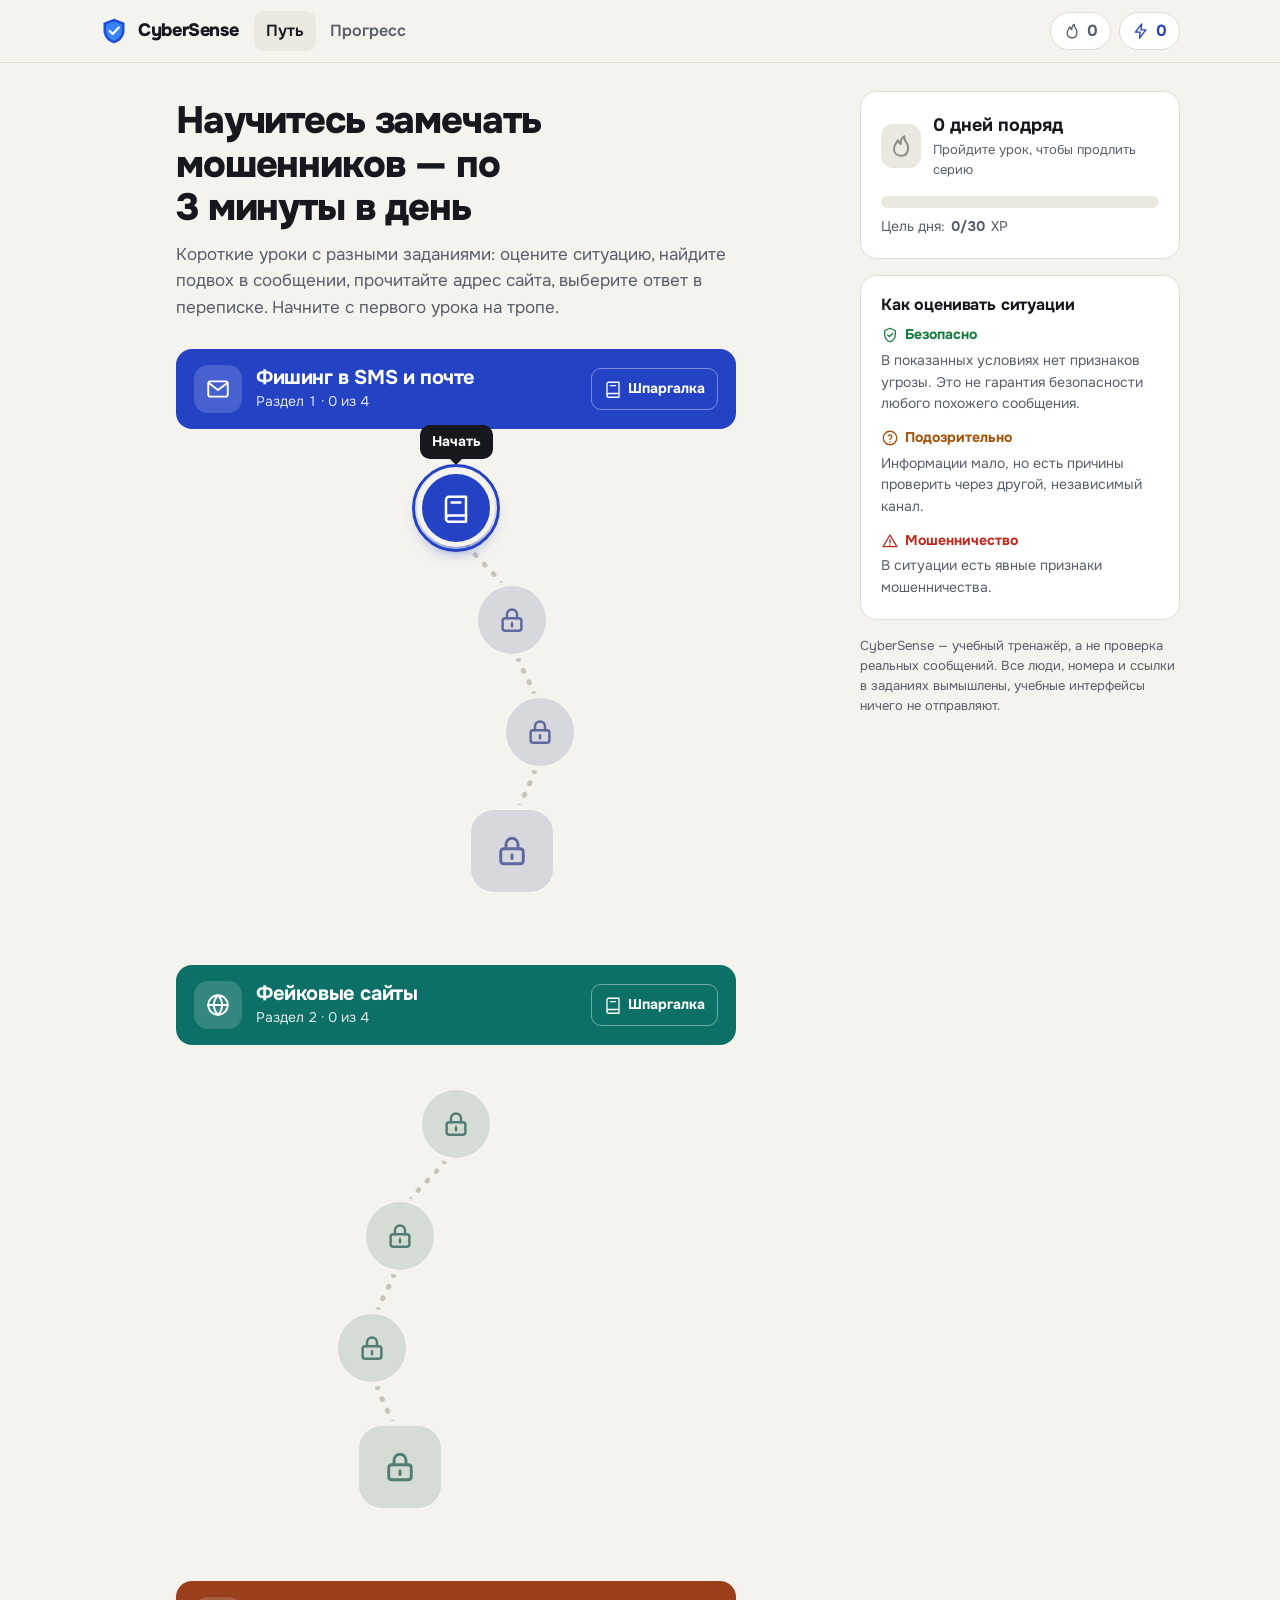
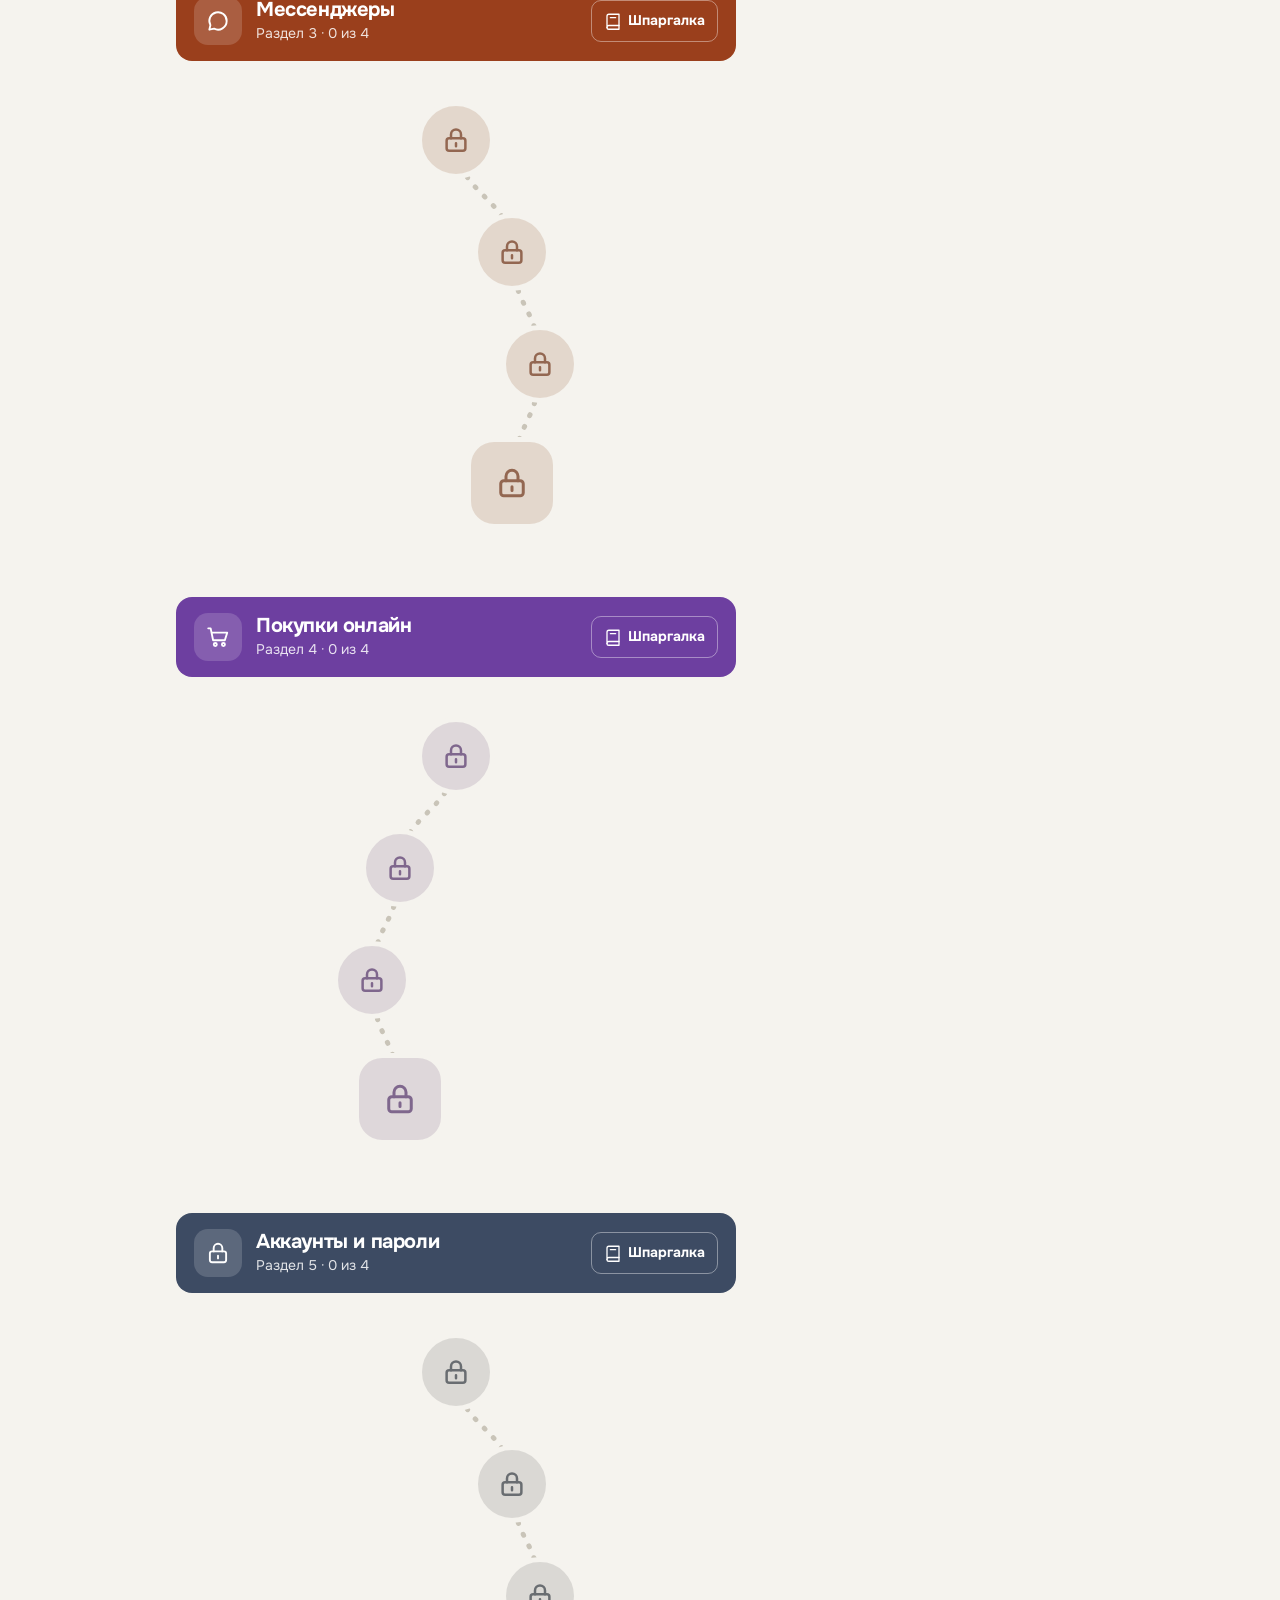
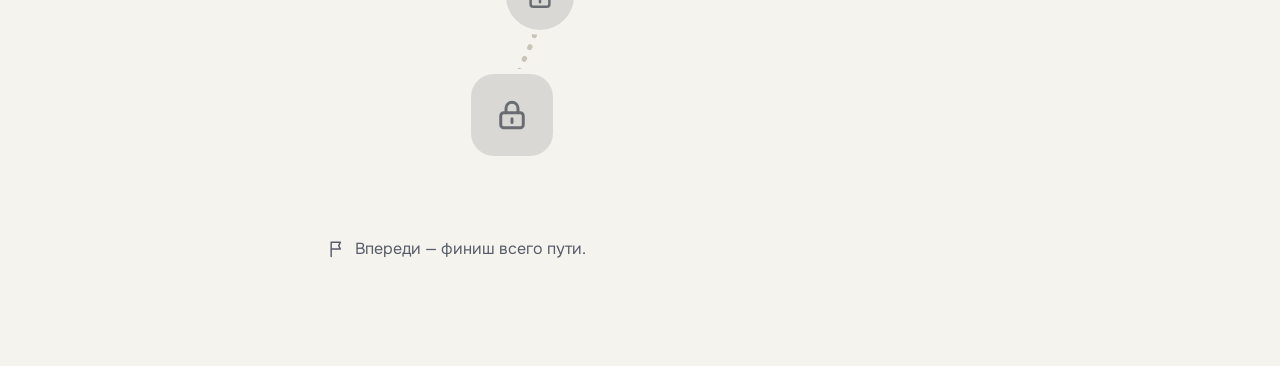
<file: site/index.html>
<!DOCTYPE html>
<html lang="ru">
<head>
  <meta charset="utf-8">
  <meta name="viewport" content="width=device-width, initial-scale=1, viewport-fit=cover, interactive-widget=resizes-content">
  <meta name="theme-color" content="#f5f3ee">
  <meta name="description" content="Тренажёр, который учит распознавать мошенничество: короткие уроки, разные задания, путь по темам.">
  <title>CyberSense — путь по урокам</title>
  <link rel="icon" href="img/logo.svg">
  <link rel="preconnect" href="https://fonts.googleapis.com">
  <link rel="preconnect" href="https://fonts.gstatic.com" crossorigin>
  <link rel="stylesheet" href="https://fonts.googleapis.com/css2?family=Onest:wght@400;500;600;700;800&display=swap">
  <link rel="stylesheet" href="css/style.css">
</head>
<body>
  <header class="topbar" id="topbar"></header>

  <main class="wrap map-layout">
    <div class="path-col">
      <div class="goal-mini" id="goal-mini"></div>
      <div id="welcome"></div>
      <div id="units"></div>
      <p class="path-end"></p>
    </div>

    <aside class="side" aria-label="Цель и подсказки">
      <section class="side-card" id="goal"></section>
      <section class="side-card">
        <h2 class="side-title">Как оценивать ситуации</h2>
        <dl class="legend" id="legend"></dl>
      </section>
      <p class="side-note">CyberSense — учебный тренажёр, а не проверка реальных сообщений. Все люди, номера и ссылки
        в заданиях вымышлены, учебные интерфейсы ничего не отправляют.</p>
    </aside>
  </main>

  <div class="node-pop" id="pop" role="dialog" aria-modal="false" hidden></div>

  <script src="js/data.js"></script>
  <script src="js/lessons.js"></script>
  <script src="js/store.js"></script>
  <script src="js/ui.js"></script>
  <script src="js/map.js"></script>
</body>
</html>
</file>
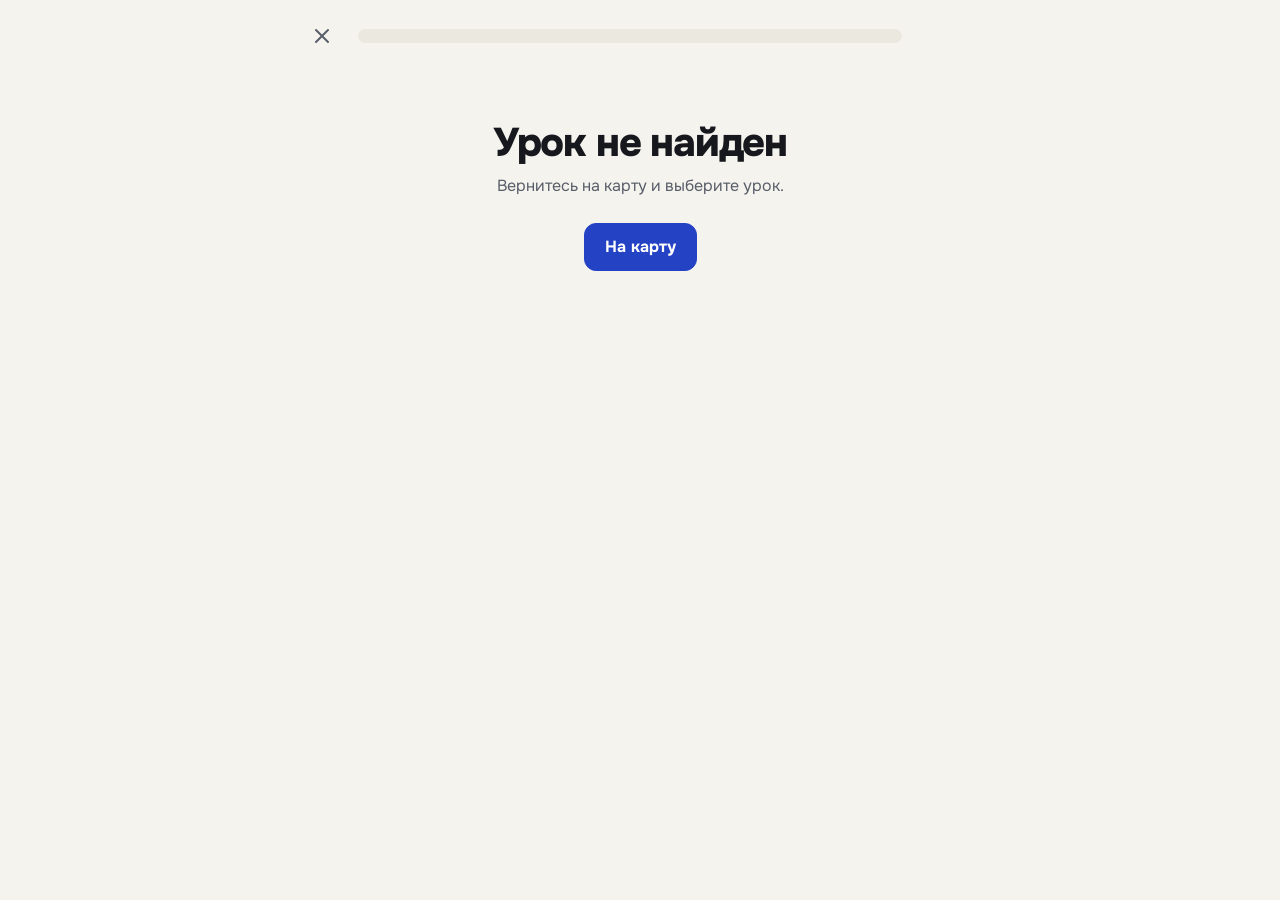
<file: site/lesson.html>
<!DOCTYPE html>
<html lang="ru">
<head>
  <meta charset="utf-8">
  <meta name="viewport" content="width=device-width, initial-scale=1, viewport-fit=cover, interactive-widget=resizes-content">
  <meta name="theme-color" content="#f5f3ee">
  <title>Урок — CyberSense</title>
  <link rel="icon" href="img/logo.svg">
  <link rel="preconnect" href="https://fonts.googleapis.com">
  <link rel="preconnect" href="https://fonts.gstatic.com" crossorigin>
  <link rel="stylesheet" href="https://fonts.googleapis.com/css2?family=Onest:wght@400;500;600;700;800&display=swap">
  <link rel="stylesheet" href="css/style.css">
</head>
<body class="lesson-page">
  <div class="lesson-app">
    <header class="lesson-top">
      <div class="narrow lesson-top-inner">
        <button class="icon-btn" id="quit" aria-label="Выйти из урока">
          <svg class="icon" viewBox="0 0 24 24" fill="none" stroke="currentColor" stroke-width="2" stroke-linecap="round" aria-hidden="true"><path d="M6 6l12 12M18 6 6 18"/></svg>
        </button>
        <div class="lbar" role="progressbar" aria-label="Прогресс урока" aria-valuemin="0" aria-valuemax="100" aria-valuenow="0"><span id="bar"></span></div>
        <div class="lesson-status" id="status"></div>
      </div>
    </header>

    <main class="lesson-stage" id="stage" tabindex="-1"></main>

    <footer class="lesson-foot" id="foot">
      <div class="narrow foot-inner">
        <div class="fb" id="fb" aria-live="polite"></div>
        <button class="btn primary big" id="action" disabled>Проверить</button>
      </div>
    </footer>
  </div>

  <script src="js/data.js"></script>
  <script src="js/lessons.js"></script>
  <script src="js/store.js"></script>
  <script src="js/ui.js"></script>
  <script src="js/exercises.js"></script>
  <script src="js/lesson.js"></script>
</body>
</html>
</file>
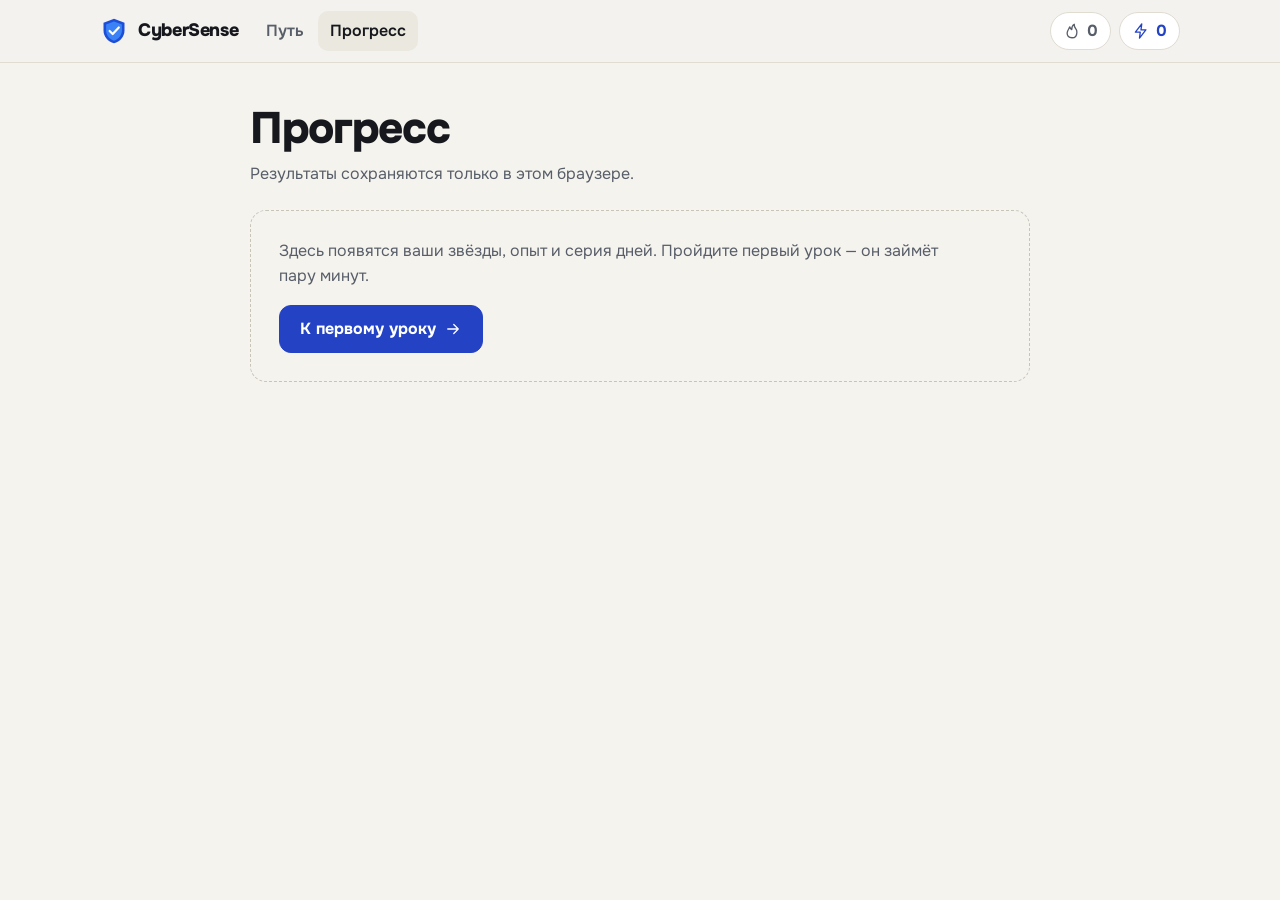
<file: site/progress.html>
<!DOCTYPE html>
<html lang="ru">
<head>
  <meta charset="utf-8">
  <meta name="viewport" content="width=device-width, initial-scale=1, viewport-fit=cover, interactive-widget=resizes-content">
  <meta name="theme-color" content="#f5f3ee">
  <title>Прогресс — CyberSense</title>
  <link rel="icon" href="img/logo.svg">
  <link rel="preconnect" href="https://fonts.googleapis.com">
  <link rel="preconnect" href="https://fonts.gstatic.com" crossorigin>
  <link rel="stylesheet" href="https://fonts.googleapis.com/css2?family=Onest:wght@400;500;600;700;800&display=swap">
  <link rel="stylesheet" href="css/style.css">
</head>
<body>
  <header class="topbar" id="topbar"></header>

  <main class="wrap narrow-page">
    <div class="page-head">
      <h1>Прогресс</h1>
      <p>Результаты сохраняются только в этом браузере.</p>
    </div>
    <div id="content"></div>
  </main>

  <script src="js/data.js"></script>
  <script src="js/lessons.js"></script>
  <script src="js/store.js"></script>
  <script src="js/ui.js"></script>
  <script>
    function render() {
      renderTopbar('progress');
      const nodes = allNodes();
      const d = Store.data();
      const done = nodes.filter(n => n.status === 'done');
      const stars = done.reduce((a, n) => a + n.stars, 0);
      const s = streak();
      const content = document.getElementById('content');

      if (done.length === 0) {
        content.innerHTML = `
          <div class="empty">
            <p>Здесь появятся ваши звёзды, опыт и серия дней. Пройдите первый урок — он займёт пару минут.</p>
            <a class="btn primary" href="index.html#current">К первому уроку ${icon('arrowRight')}</a>
          </div>`;
        return;
      }

      content.innerHTML = `
        <div class="summary">
          <div><p class="label">${icon('bolt')} Опыт</p><p class="value">${d.xp} XP</p></div>
          <div><p class="label">${icon('flame')} Серия</p><p class="value">${s} ${plural(s, ['день', 'дня', 'дней'])}</p></div>
          <div><p class="label">${icon('star')} Звёзды</p><p class="value">${stars}/${nodes.length * 3}</p></div>
          <div><p class="label">${icon('check')} Уроки</p><p class="value">${done.length}/${nodes.length}</p></div>
        </div>

        <div class="unit-progress">
          ${CS_DATA.topics.map(unit => {
            const list = nodes.filter(n => n.unit === unit);
            return `
              <section class="up-unit" style="--u:${CS_MAP[unit.id].color}">
                <h2><span class="unit-icon small">${icon(unit.icon)}</span>${esc(unit.title)}</h2>
                <ul class="up-list">
                  ${list.map(n => {
                    const rec = Store.node(n.id);
                    return `<li>
                      <span class="up-name">${esc(n.title)}</span>
                      <span class="up-stars" aria-label="${rec ? `Звёзд: ${rec.stars} из 3` : 'Не пройдено'}">${[0, 1, 2].map(i => starIcon(rec && i < rec.stars)).join('')}</span>
                      <span class="up-best num">${rec ? rec.best + '%' : '—'}</span>
                      ${n.status === 'locked' ? '<span class="up-go muted">Закрыто</span>'
                        : `<a class="up-go" href="lesson.html?n=${encodeURIComponent(n.id)}">${rec ? 'Повторить' : 'Начать'}</a>`}
                    </li>`;
                  }).join('')}
                </ul>
              </section>`;
          }).join('')}
        </div>
        <p class="muted small-note">Процент — доля заданий, решённых с первой попытки в лучшем прохождении.</p>

        <div class="actions progress-actions">
          <a class="btn primary" href="index.html#current">Продолжить путь</a>
          <button class="btn" id="reset">${icon('rotate')} Начать всё заново</button>
        </div>`;

      document.getElementById('reset').addEventListener('click', () => {
        if (!confirm('Сбросить весь прогресс: опыт, серию и звёзды? Это нельзя отменить.')) return;
        Store.reset();
        render();
      });
    }
    render();
  </script>
</body>
</html>
</file>
<file: site/css/style.css>
/* =========================================================
   CyberSense — стили
   1. Токены  2. База  3. Шапка  4. Кнопки  5. Карта
   6. Урок  7. Задания  8. Учебные интерфейсы (m-*)  9. Прогресс
   10. Адаптивность и reduced motion
   ========================================================= */

/* ---------- 1. Токены ---------- */
:root {
  --bg: #f5f3ee;
  --surface: #ffffff;
  --sunken: #ebe8e0;
  --ink: #16181d;
  --muted: #585e69;
  --line: #e0dcd2;
  --line-strong: #c9c4b8;

  --accent: #2443c4;
  --accent-hover: #1b34a0;
  --accent-soft: #e8ecfb;

  --safe: #157a3d;   --safe-soft: #e3f3e8;   --safe-line: #a9d6b9;
  --susp: #a45208;   --susp-soft: #fbf0df;   --susp-line: #efd3a8;
  --scam: #bf2a1f;   --scam-soft: #fbe8e6;   --scam-line: #eab8b1;
  --gold: #d99509;
  --flame: #e2580b;

  --radius: 16px;
  --radius-sm: 12px;
  --shadow: 0 1px 2px rgb(22 24 29 / .05), 0 10px 28px -14px rgb(22 24 29 / .25);

  --font: "Onest", system-ui, -apple-system, "Segoe UI", sans-serif;
  --mono: ui-monospace, "Cascadia Mono", Consolas, monospace;
  --ease-out: cubic-bezier(0.23, 1, 0.32, 1);
}

/* ---------- 2. База ---------- */
*, *::before, *::after { box-sizing: border-box; }
html { -webkit-text-size-adjust: 100%; -webkit-tap-highlight-color: transparent; }
body { margin: 0; background: var(--bg); color: var(--ink); font: 400 16px/1.55 var(--font); }
img { max-width: 100%; height: auto; display: block; }
h1, h2, h3 { line-height: 1.15; letter-spacing: -0.02em; text-wrap: balance; margin: 0; }
p { margin: 0; }
a { color: var(--accent); text-underline-offset: 3px; }
::selection { background: #c9d3f6; color: var(--ink); }
:focus-visible { outline: 2.5px solid var(--accent); outline-offset: 3px; border-radius: 8px; }
.icon { width: 20px; height: 20px; flex-shrink: 0; }
.muted { color: var(--muted); }
.num { font-variant-numeric: tabular-nums; }
.sr { position: absolute; width: 1px; height: 1px; overflow: hidden; clip-path: inset(50%); white-space: nowrap; }
kbd {
  font: 600 12px/1 var(--mono); min-width: 22px; padding: 4px 6px; text-align: center;
  border: 1px solid var(--line-strong); border-bottom-width: 2px; border-radius: 6px;
  color: var(--muted); background: var(--surface);
}
.wrap { width: 100%; max-width: 1120px; margin: 0 auto; padding: 0 20px; }
.narrow { width: 100%; max-width: 680px; margin: 0 auto; padding: 0 20px; }
.tone-safe { color: var(--safe); } .tone-suspicious { color: var(--susp); } .tone-scam { color: var(--scam); }

/* ---------- 3. Шапка ---------- */
.topbar { position: sticky; top: 0; z-index: 30; background: rgb(245 243 238 / .94); border-bottom: 1px solid var(--line); }
.topbar-inner { display: flex; align-items: center; gap: 16px; height: 62px; }
.brand { display: flex; align-items: center; gap: 10px; font-weight: 800; font-size: 18px; color: var(--ink); text-decoration: none; letter-spacing: -0.02em; }
.nav { display: flex; gap: 2px; margin-right: auto; }
.nav a { color: var(--muted); text-decoration: none; font-weight: 600; padding: 8px 12px; border-radius: 10px; }
.nav a[aria-current="page"] { color: var(--ink); background: var(--sunken); }
.stats { display: flex; gap: 8px; }
.stat-pill { display: inline-flex; align-items: center; gap: 6px; padding: 6px 12px; border-radius: 999px; background: var(--surface); border: 1px solid var(--line); font-weight: 700; }
.stat-pill .icon { width: 18px; height: 18px; }
.stat-pill.streak { color: var(--muted); }
.stat-pill.streak.lit { color: var(--flame); border-color: #f3c7a8; background: #fff4ec; }
.stat-pill.xp { color: var(--accent); }

/* ---------- 4. Кнопки ---------- */
.btn {
  display: inline-flex; align-items: center; justify-content: center; gap: 8px;
  min-height: 48px; padding: 0 20px;
  font: 700 16px/1 var(--font); color: var(--ink); background: var(--surface);
  border: 1.5px solid var(--line-strong); border-radius: var(--radius-sm);
  cursor: pointer; text-decoration: none;
  touch-action: manipulation; user-select: none; -webkit-user-select: none;
  transition: transform 160ms var(--ease-out), background-color 160ms ease, border-color 160ms ease, opacity 160ms ease;
}
.btn.primary { color: #fff; background: var(--accent); border-color: var(--accent); }
.btn.big { min-height: 54px; min-width: 180px; font-size: 17px; }
.btn:active:not(:disabled) { transform: scale(0.97); }
.btn:disabled { opacity: .45; cursor: not-allowed; }
.btn .icon { width: 18px; height: 18px; }
.icon-btn { display: grid; place-items: center; width: 44px; height: 44px; border: 0; border-radius: 12px; background: transparent; color: var(--muted); cursor: pointer; touch-action: manipulation; }
.icon-btn .icon { width: 24px; height: 24px; }
.actions { display: flex; flex-wrap: wrap; gap: 12px; }

@media (hover: hover) and (pointer: fine) {
  .btn:hover:not(:disabled) { border-color: var(--ink); }
  .btn.primary:hover:not(:disabled) { background: var(--accent-hover); border-color: var(--accent-hover); }
  .nav a:hover { color: var(--ink); }
  .icon-btn:hover { background: var(--sunken); color: var(--ink); }
  .node:not(.locked):hover { transform: translateY(-2px); }
  .opt:not(:disabled):hover, .frag:not(:disabled):hover, .url-chip:not(:disabled):hover { border-color: var(--ink); }
  .order-chip:hover, .seg-btn:not(:disabled):hover { border-color: var(--ink); }
}

/* ---------- 5. Карта ---------- */
.map-layout { display: grid; grid-template-columns: minmax(0, 1fr) 320px; gap: 48px; padding-top: 28px; padding-bottom: 80px; }
.path-col { width: 100%; max-width: 560px; justify-self: center; }

.welcome { padding: 8px 0 28px; }
.welcome h1 { font-size: clamp(28px, 4vw, 38px); font-weight: 800; letter-spacing: -0.03em; }
.welcome p { margin-top: 12px; color: var(--muted); font-size: 17px; max-width: 54ch; }

.unit { margin-bottom: 24px; }
.unit-head {
  position: relative; display: flex; align-items: center; gap: 14px; padding: 16px 18px;
  border-radius: var(--radius); background: var(--u); color: #fff;
}
.unit-icon { display: grid; place-items: center; width: 48px; height: 48px; border-radius: 14px; background: rgb(255 255 255 / .16); flex-shrink: 0; }
.unit-icon .icon { width: 26px; height: 26px; }
.unit-icon.small { width: 34px; height: 34px; border-radius: 10px; background: var(--u); color: #fff; }
.unit-icon.small .icon { width: 20px; height: 20px; }
.unit-text { flex: 1; min-width: 0; }
.unit-text h2 { font-size: 20px; }
.unit-text p { font-size: 14px; color: rgb(255 255 255 / .85); margin-top: 2px; font-variant-numeric: tabular-nums; }
.cheat summary {
  list-style: none; display: inline-flex; align-items: center; gap: 6px; padding: 9px 12px; border-radius: 10px;
  border: 1.5px solid rgb(255 255 255 / .4); font-weight: 700; font-size: 14px; cursor: pointer; user-select: none;
}
.cheat summary::-webkit-details-marker { display: none; }
.cheat summary .icon { width: 18px; height: 18px; }
.cheat[open] summary { background: #fff; color: var(--u); border-color: #fff; }
.cheat-body {
  position: absolute; right: 0; top: calc(100% + 8px); z-index: 20; width: min(380px, 100%);
  padding: 18px 20px; border-radius: var(--radius); background: var(--surface); color: var(--ink);
  border: 1px solid var(--line); box-shadow: var(--shadow);
}
.cheat-title { font-weight: 700; margin-bottom: 8px; }
.cheat-body ul { margin: 0; padding-left: 18px; }
.cheat-body li + li { margin-top: 6px; }

.trail { position: relative; display: grid; justify-items: center; gap: 34px; padding: 40px 0 44px; }
.route { position: absolute; inset: 0; width: 100%; height: 100%; overflow: visible; pointer-events: none; }
.route path { fill: none; stroke: var(--line-strong); stroke-width: 5; stroke-linecap: round; stroke-dasharray: 1 12; }
.route path.reached { stroke: var(--u); stroke-dasharray: none; opacity: .35; }

.node-wrap { position: relative; display: grid; justify-items: center; transform: translateX(var(--x)); z-index: 1; }
.node {
  position: relative; display: grid; place-items: center; width: 78px; height: 78px; border-radius: 50%;
  border: 5px solid var(--bg); background: var(--u); color: #fff; cursor: pointer;
  box-shadow: 0 8px 18px -8px var(--u);
  touch-action: manipulation; user-select: none; -webkit-user-select: none;
  transition: transform 180ms var(--ease-out);
}
.node .icon { width: 30px; height: 30px; stroke-width: 2; }
.node:active { transform: scale(0.95); }
.node.test { width: 92px; height: 92px; border-radius: 28px; }
.node.test .icon { width: 36px; height: 36px; }
.node.locked { background: color-mix(in srgb, var(--u) 10%, var(--sunken)); color: color-mix(in srgb, var(--u) 45%, #8d887d); box-shadow: none; }
.node.current::after {
  content: ""; position: absolute; inset: -10px; border-radius: inherit; border: 3px solid var(--u);
  animation: ring 2s linear infinite; pointer-events: none;
}
.node.test.current::after { border-radius: 34px; }
@keyframes ring { 0% { opacity: .55; transform: scale(.94); } 70%, 100% { opacity: 0; transform: scale(1.18); } }
.node-flag {
  position: absolute; bottom: calc(100% + 10px); padding: 6px 12px; border-radius: 10px; white-space: nowrap;
  background: var(--ink); color: #fff; font-weight: 700; font-size: 14px;
}
.node-flag::after { content: ""; position: absolute; left: 50%; top: 100%; margin-left: -6px; border: 6px solid transparent; border-top-color: var(--ink); }
.node-stars { display: flex; gap: 2px; margin-top: 6px; color: var(--gold); }
.node-stars .icon { width: 18px; height: 18px; }
.node-stars .icon[fill="none"] { color: var(--line-strong); }
.path-end { display: flex; align-items: center; justify-content: center; gap: 8px; color: var(--muted); padding: 8px 0 24px; }

.node-pop {
  position: absolute; z-index: 40; width: 300px; padding: 18px; border-radius: var(--radius);
  background: var(--surface); border: 1px solid var(--line); box-shadow: var(--shadow);
  transform-origin: var(--arrow, 50%) 0;
  transition: opacity 180ms var(--ease-out), transform 180ms var(--ease-out);
}
@starting-style { .node-pop { opacity: 0; transform: translateY(-4px) scale(0.97); } }
.node-pop::before {
  content: ""; position: absolute; top: -7px; left: calc(var(--arrow, 50%) - 7px); width: 14px; height: 14px;
  background: var(--surface); border-left: 1px solid var(--line); border-top: 1px solid var(--line); transform: rotate(45deg);
}
.pop-kind { display: inline-block; font-size: 13px; font-weight: 700; color: var(--u); background: color-mix(in srgb, var(--u) 12%, white); padding: 3px 10px; border-radius: 999px; }
.pop-title { font-size: 20px; margin: 8px 0 4px; }
.pop-meta { color: var(--muted); font-size: 14px; }
.pop-best { font-size: 14px; margin-top: 6px; font-variant-numeric: tabular-nums; }
.pop-locked { display: flex; gap: 8px; align-items: center; margin-top: 12px; color: var(--muted); font-size: 14px; }
.pop-go { width: 100%; margin-top: 14px; background: var(--u) !important; border-color: var(--u) !important; }
.pop-xp { font-size: 13px; font-weight: 600; opacity: .8; margin-left: 4px; }

.side { position: sticky; top: 86px; align-self: start; display: grid; gap: 16px; }
.side-card { padding: 20px; border-radius: var(--radius); background: var(--surface); border: 1px solid var(--line); }
.side-title { font-size: 16px; margin-bottom: 10px; letter-spacing: -0.01em; }
.side-note { font-size: 13px; color: var(--muted); }
.goal-row { display: flex; gap: 12px; align-items: center; }
.goal-flame { display: grid; place-items: center; width: 44px; height: 44px; border-radius: 12px; background: var(--sunken); color: #8d887d; }
.goal-flame.lit { background: #fff1e6; color: var(--flame); }
.goal-flame .icon { width: 26px; height: 26px; }
.goal-streak { font-weight: 700; font-size: 18px; }
.goal-sub { font-size: 13px; color: var(--muted); }
.goal-bar { height: 12px; border-radius: 6px; background: var(--sunken); margin-top: 16px; overflow: hidden; }
.goal-bar span { display: block; height: 100%; border-radius: 6px; background: var(--gold); transition: width 400ms var(--ease-out); }
.goal-text { display: flex; align-items: center; gap: 6px; margin-top: 8px; font-size: 14px; color: var(--muted); }
.goal-text .icon { width: 16px; height: 16px; color: var(--safe); }
.goal-mini { display: none; }
.legend { margin: 0; display: grid; gap: 4px; font-size: 14px; }
.legend dt { display: flex; align-items: center; gap: 6px; font-weight: 700; margin-top: 8px; }
.legend dt:first-child { margin-top: 0; }
.legend dt .icon { width: 18px; height: 18px; }
.legend dd { margin: 0; color: var(--muted); }

/* ---------- 6. Урок ---------- */
.lesson-page { background: var(--bg); }
.lesson-app { min-height: 100dvh; display: flex; flex-direction: column; }
.lesson-top { position: sticky; top: 0; z-index: 10; background: var(--bg); padding: 14px 0 10px; }
.lesson-top-inner { display: flex; align-items: center; gap: 14px; max-width: 720px; }
.lbar { flex: 1; height: 14px; border-radius: 7px; background: var(--sunken); overflow: hidden; }
.lbar span { display: block; height: 100%; width: 0; border-radius: 7px; background: var(--accent); transition: width 400ms var(--ease-out); }
.lesson-status { min-width: 64px; display: flex; justify-content: flex-end; }
.xp-live { display: inline-flex; align-items: center; gap: 4px; font-weight: 800; color: var(--accent); }
.lives { display: flex; gap: 2px; }
.life { color: var(--line-strong); }
.life.on { color: var(--accent); }
.life.on .icon { fill: var(--accent-soft); }
.lesson-stage { flex: 1; padding: 20px 0 40px; outline: none; }

.lesson-foot {
  position: sticky; bottom: 0; z-index: 10; background: var(--surface); border-top: 1px solid var(--line);
  padding: 16px 0 calc(16px + env(safe-area-inset-bottom));
  transition: background-color 200ms ease, border-color 200ms ease;
}
.lesson-foot.ok { background: var(--safe-soft); border-top-color: var(--safe-line); }
.lesson-foot.bad { background: var(--scam-soft); border-top-color: var(--scam-line); }
.foot-inner { display: flex; align-items: flex-end; gap: 20px; max-width: 720px; }
.fb { flex: 1; max-height: 42dvh; overflow-y: auto; }
.fb:empty { display: none; }
.foot-inner .btn { margin-left: auto; }
.fb-head { display: flex; align-items: center; flex-wrap: wrap; gap: 8px; font-size: 22px; font-weight: 800; letter-spacing: -0.02em; }
.ok .fb-head { color: var(--safe); }
.bad .fb-head { color: var(--scam); }
.fb-head .icon { width: 26px; height: 26px; stroke-width: 2.5; }
.combo { display: inline-flex; align-items: center; gap: 4px; font-size: 14px; font-weight: 700; color: var(--gold); background: #fff7e0; padding: 3px 10px; border-radius: 999px; letter-spacing: 0; }
.combo .icon { width: 16px; height: 16px; stroke-width: 2; }
.fb-body { margin-top: 6px; }
.fb-body p + p, .fb-body p + ul, .fb-body ul + p, .fb-body ol + p { margin-top: 8px; }
.fb-list { margin: 6px 0 0; padding-left: 20px; }
.fb-list li + li { margin-top: 3px; }
.fb-tip { display: flex; gap: 8px; align-items: flex-start; font-weight: 600; margin-top: 10px; }
.fb-tip .icon { color: var(--safe); margin-top: 2px; }
.fb-note { font-size: 14px; color: #8a3a32; margin-top: 8px; }

.ex { animation: ex-in 280ms var(--ease-out); }
@keyframes ex-in { from { opacity: 0; transform: translateX(16px); } }
.retry-tag { display: inline-flex; align-items: center; gap: 6px; font-size: 14px; font-weight: 700; color: var(--susp); background: var(--susp-soft); padding: 4px 10px; border-radius: 999px; margin-bottom: 12px; }
.retry-tag .icon { width: 16px; height: 16px; }

.finish { text-align: center; padding-top: 32px; }
.stars-row { display: flex; justify-content: center; gap: 10px; margin-bottom: 20px; }
.big-star { color: var(--line-strong); }
.big-star .icon { width: 64px; height: 64px; stroke-width: 1.5; }
.big-star:nth-child(2) .icon { width: 78px; height: 78px; transform: translateY(-10px); }
.big-star.on { color: var(--gold); animation: star-pop 520ms var(--ease-out) both; animation-delay: var(--d); }
@keyframes star-pop { 0% { opacity: 0; transform: scale(.5) rotate(-12deg); } 60% { opacity: 1; transform: scale(1.12) rotate(4deg); } 100% { transform: scale(1); } }
.finish-title { font-size: clamp(30px, 5vw, 40px); font-weight: 800; letter-spacing: -0.03em; }
.finish .ex-lead { margin: 8px auto 0; }
.finish-stats { display: grid; grid-template-columns: repeat(3, 1fr); gap: 12px; margin-top: 28px; text-align: left; }
.finish-stats > div { padding: 14px 16px; border-radius: var(--radius-sm); background: var(--surface); border: 1px solid var(--line); }
.finish-stats .lab { display: block; font-size: 13px; color: var(--muted); }
.finish-stats .val { display: flex; align-items: center; gap: 4px; font-size: 20px; font-weight: 800; margin-top: 2px; }
.finish-stats .lit { border-color: #f3c7a8; background: #fff4ec; }
.finish-stats .lit .val { color: var(--flame); }
.finish-note { margin-top: 16px; color: var(--muted); }
.finish .actions { justify-content: center; margin-top: 24px; }

/* ---------- 7. Задания ---------- */
.ex-kicker { display: inline-flex; align-items: center; gap: 6px; font-size: 14px; font-weight: 700; color: var(--accent); margin-bottom: 8px; }
.ex-kicker .icon { width: 17px; height: 17px; }
.ex-title { font-size: clamp(24px, 3.6vw, 30px); font-weight: 800; letter-spacing: -0.025em; }
.ex-lead { margin-top: 8px; color: var(--muted); max-width: 60ch; }

.opts { display: grid; gap: 10px; margin-top: 22px; }
.opts-3 { grid-template-columns: repeat(3, 1fr); }
.opts-2 { grid-template-columns: repeat(2, 1fr); }
.opt {
  display: flex; align-items: center; gap: 12px; min-height: 58px; padding: 12px 16px; text-align: left;
  font: 600 16px/1.35 var(--font); color: var(--ink);
  background: var(--surface); border: 2px solid var(--line-strong); border-radius: var(--radius-sm);
  cursor: pointer; touch-action: manipulation; user-select: none; -webkit-user-select: none;
  transition: transform 150ms var(--ease-out), border-color 150ms ease, background-color 150ms ease, opacity 150ms ease;
}
.opt span { flex: 1; }
.opt:active:not(:disabled) { transform: scale(0.97); }
.opt[aria-pressed="true"] { border-color: var(--accent); background: var(--accent-soft); }
.opt[aria-pressed="true"] kbd { border-color: var(--accent); color: var(--accent); }
.opt:disabled { cursor: default; opacity: .5; }
.opt.is-correct { opacity: 1; border-color: var(--safe); background: var(--safe-soft); }
.opt.is-wrong { opacity: 1; border-color: var(--scam); background: var(--scam-soft); }
.verdict-safe .icon { color: var(--safe); }
.verdict-suspicious .icon { color: var(--susp); }
.verdict-scam .icon { color: var(--scam); }
.opt.reply { font-weight: 500; }

.statement { margin: 18px 0 0; padding: 26px 24px; font-size: 22px; font-weight: 600; line-height: 1.4; letter-spacing: -0.01em; background: var(--surface); border: 1px solid var(--line); border-radius: var(--radius); }

.spot-text { line-height: 2.1; font-size: 16px; max-width: 100% !important; }
.frag {
  font: inherit; color: inherit; padding: 2px 6px; margin: 0 -2px; border-radius: 6px; cursor: pointer;
  background: #f1efe9; border: 1.5px solid transparent; box-decoration-break: clone; -webkit-box-decoration-break: clone;
  touch-action: manipulation;
  transition: background-color 150ms ease, border-color 150ms ease;
}
.frag[aria-pressed="true"] { background: var(--accent-soft); border-color: var(--accent); }
.frag.hit { background: var(--safe-soft); border-color: var(--safe); }
.frag.missed { background: var(--susp-soft); border: 1.5px dashed var(--susp); }
.frag.wrong { background: var(--scam-soft); border-color: var(--scam); text-decoration: line-through; }
.frag:disabled { cursor: default; color: inherit; }

.url-puzzle { display: flex; flex-wrap: wrap; align-items: center; margin-top: 22px; padding: 14px; border-radius: var(--radius); background: var(--surface); border: 1px solid var(--line); font: 18px var(--mono); }
.url-chip {
  font: inherit; color: var(--ink); padding: 10px 6px; border: 2px dashed transparent; border-radius: 8px; background: transparent; cursor: pointer;
  overflow-wrap: anywhere; touch-action: manipulation; transition: border-color 150ms ease, background-color 150ms ease;
}
.url-chip { border-color: var(--line-strong); margin: 3px; }
.url-chip[aria-pressed="true"] { border-style: solid; border-color: var(--accent); background: var(--accent-soft); }
.url-chip.is-correct { border-style: solid; border-color: var(--safe); background: var(--safe-soft); }
.url-chip.is-wrong { border-style: solid; border-color: var(--scam); background: var(--scam-soft); }

.sort-list { list-style: none; margin: 22px 0 0; padding: 0; display: grid; gap: 10px; }
.sort-row { display: grid; grid-template-columns: 1fr auto; align-items: center; gap: 14px; padding: 12px 12px 12px 16px; border-radius: var(--radius-sm); background: var(--surface); border: 1.5px solid var(--line); }
.sort-row.is-correct { border-color: var(--safe-line); background: var(--safe-soft); }
.sort-row.is-wrong { border-color: var(--scam-line); background: var(--scam-soft); }
.sort-text { font-weight: 600; }
.seg-control { display: inline-flex; padding: 3px; border-radius: 10px; background: var(--sunken); gap: 3px; }
.seg-btn {
  font: 600 14px/1.2 var(--font); padding: 9px 12px; border-radius: 8px; border: 1.5px solid transparent;
  background: transparent; color: var(--muted); cursor: pointer; touch-action: manipulation;
  transition: background-color 150ms ease, color 150ms ease, border-color 150ms ease;
}
.seg-btn[aria-pressed="true"] { background: var(--surface); color: var(--ink); border-color: var(--accent); }
.seg-btn:disabled { cursor: default; }
.seg-btn.right-bin { border-color: var(--safe); color: var(--safe); background: var(--surface); }

.order-slots { list-style: none; margin: 22px 0 0; padding: 0; display: grid; gap: 8px; counter-reset: slot; }
.order-slots li { counter-increment: slot; display: grid; grid-template-columns: 30px 1fr; align-items: center; gap: 10px; }
.order-slots li::before { content: counter(slot); display: grid; place-items: center; width: 30px; height: 30px; border-radius: 50%; background: var(--ink); color: #fff; font-weight: 700; font-size: 14px; }
.order-slots li.slot-empty span { display: block; min-height: 52px; border: 2px dashed var(--line-strong); border-radius: var(--radius-sm); padding: 14px 16px; color: var(--muted); }
.order-item, .order-chip {
  font: 600 15px/1.35 var(--font); text-align: left; color: var(--ink); padding: 14px 16px; border-radius: var(--radius-sm);
  background: var(--surface); border: 2px solid var(--line-strong); cursor: pointer; touch-action: manipulation;
  transition: transform 150ms var(--ease-out), border-color 150ms ease;
}
.order-item { width: 100%; border-color: var(--accent); background: var(--accent-soft); }
.order-item.is-correct { border-color: var(--safe); background: var(--safe-soft); }
.order-item.is-wrong { border-color: var(--scam); background: var(--scam-soft); }
.order-item:disabled { cursor: default; }
.order-chip:active, .order-item:active:not(:disabled) { transform: scale(0.97); }
.order-bank { display: flex; flex-wrap: wrap; gap: 8px; margin-top: 14px; }
.order-bank:empty { display: none; }

/* ---------- 8. Учебные интерфейсы ---------- */
.scene { margin: 20px 0 0; }
.scene-label { display: flex; align-items: center; gap: 6px; font-size: 13px; font-weight: 500; color: var(--muted); margin-bottom: 10px; }
.scene-label .icon { width: 16px; height: 16px; }
.m-window { background: var(--surface); border: 1px solid var(--line-strong); border-radius: var(--radius); overflow: hidden; }
.m-muted { color: var(--muted); }
.m-avatar { width: 40px; height: 40px; border-radius: 50%; flex-shrink: 0; display: grid; place-items: center; background: #d8dbe3; color: #3a404b; font-weight: 700; font-size: 15px; }
.m-link { color: #1a56db; text-decoration: underline; text-underline-offset: 2px; overflow-wrap: anywhere; }
.m-fake-btn { display: inline-block; margin-top: 14px; padding: 10px 18px; border-radius: 8px; background: #1f2a44; color: #fff; font-weight: 600; cursor: not-allowed; }
.m-fake-btn.danger { background: var(--scam); }

.m-phone { max-width: 400px; margin: 0 auto; border: 9px solid #16181d; border-radius: 34px; background: #fff; overflow: hidden; }
.m-phone.wide { max-width: 520px; }
.m-phone-head { display: flex; align-items: center; gap: 10px; padding: 14px 16px; border-bottom: 1px solid #ebe8e1; background: #faf9f6; }
.m-phone-head div { display: grid; line-height: 1.3; }
.m-phone-head small { color: var(--muted); font-size: 13px; }
.m-chat { display: grid; gap: 8px; align-content: start; padding: 18px 14px 24px; min-height: 160px; background: #f2f1ec; }
.m-bubble { justify-self: start; max-width: 88%; padding: 10px 13px; border-radius: 16px 16px 16px 4px; background: #fff; box-shadow: 0 1px 1px rgb(0 0 0 / .06); font-size: 15px; overflow-wrap: anywhere; }
.m-bubble.mine { justify-self: end; background: #dbe3ff; border-radius: 16px 16px 4px 16px; animation: ex-in 240ms var(--ease-out); }
.m-author { display: block; font-size: 13px; color: #8a4b0f; }

.m-mail-head { padding: 18px 20px; border-bottom: 1px solid #ebe8e1; }
.m-mail-subject { font-size: 19px; font-weight: 600; letter-spacing: -0.01em; margin-bottom: 12px; }
.m-mail-from { display: flex; gap: 10px; align-items: center; font-size: 15px; overflow-wrap: anywhere; }
.m-mail-body { padding: 18px 20px 22px; }
.m-mail-body p + p { margin-top: 10px; }
.m-hover { display: flex; align-items: center; gap: 6px; margin-top: 10px; font: 13px var(--mono); color: var(--muted); overflow-wrap: anywhere; }
.m-hover .icon { width: 15px; height: 15px; }

.m-urlbar { display: flex; flex-wrap: wrap; align-items: center; gap: 8px; padding: 10px 12px; background: #efede7; border-bottom: 1px solid #e0dcd2; font-size: 14px; }
.m-url { flex: 1 1 240px; min-width: 0; padding: 6px 12px; border-radius: 999px; background: #fff; font: 14px var(--mono); overflow-wrap: anywhere; }
.m-secure, .m-insecure, .m-bookmark { display: inline-flex; align-items: center; gap: 4px; white-space: nowrap; }
.m-secure { color: var(--muted); }
.m-insecure { color: var(--scam); font-weight: 600; }
.m-bookmark { color: var(--accent); }
.m-secure .icon, .m-insecure .icon, .m-bookmark .icon { width: 16px; height: 16px; }
.m-site { padding: 26px 24px 28px; max-width: 420px; margin: 0 auto; text-align: center; }
.m-site-title { font-size: 21px; font-weight: 700; letter-spacing: -0.02em; margin-bottom: 6px; }
.m-field { display: grid; gap: 4px; text-align: left; margin-top: 12px; font-size: 14px; font-weight: 500; }
.m-field input { height: 42px; border: 1px solid #d5d1c7; border-radius: 8px; background: #f7f6f2; font-size: 16px; }
.m-site .m-fake-btn { display: block; }
.m-product { display: grid; grid-template-columns: 200px 1fr; gap: 20px; padding: 20px; align-items: center; }
.m-product img { border-radius: 10px; background: #f1f5f9; }
.m-product-name { font-weight: 600; font-size: 18px; margin-bottom: 6px; }
.m-price { font-size: 26px; font-weight: 700; color: var(--scam); font-variant-numeric: tabular-nums; }
.m-badge { display: inline-block; padding: 2px 8px; border-radius: 6px; background: var(--scam); color: #fff; font-weight: 700; font-size: 14px; }
.m-facts { margin: 12px 0 0; padding-left: 18px; font-size: 15px; }
.m-facts li + li { margin-top: 3px; }
.m-search-bar { display: flex; align-items: center; gap: 8px; margin: 14px; padding: 10px 16px; border: 1px solid #d5d1c7; border-radius: 999px; }
.m-results { padding: 0 20px 8px; }
.m-result { padding: 12px 0 16px; border-top: 1px solid #ebe8e1; }
.m-result-url { font: 13px var(--mono); color: var(--muted); display: flex; align-items: center; gap: 8px; overflow-wrap: anywhere; }
.m-ad { font: 700 12px var(--font); color: var(--ink); }
.m-result-title { color: #1a46c4; font-size: 18px; margin: 2px 0; }
.m-listing { padding: 20px; }
.m-seller { display: flex; gap: 10px; align-items: center; padding-bottom: 14px; margin-bottom: 14px; border-bottom: 1px solid #ebe8e1; }
.m-seller div { display: grid; line-height: 1.3; }
.m-seller small { color: var(--muted); font-size: 13px; }
.m-popup-stage { padding: 36px 20px; background: #6b6f78; }
.m-popup { max-width: 340px; margin: 0 auto; padding: 22px; background: #fff; border: 2px solid var(--scam); border-radius: 12px; text-align: center; box-shadow: var(--shadow); }
.m-popup-title { display: flex; justify-content: center; align-items: center; gap: 6px; font-weight: 700; color: var(--scam); margin-bottom: 8px; }

/* ---------- 9. Прогресс ---------- */
.narrow-page { max-width: 820px; padding-bottom: 64px; }
.page-head { padding: 40px 0 24px; }
.page-head h1 { font-size: clamp(32px, 4vw, 44px); font-weight: 800; letter-spacing: -0.03em; }
.page-head p { margin-top: 8px; color: var(--muted); }
.summary { display: grid; grid-template-columns: repeat(4, 1fr); gap: 12px; }
.summary > div { padding: 18px; border-radius: var(--radius); background: var(--surface); border: 1px solid var(--line); }
.summary .label { display: flex; align-items: center; gap: 6px; color: var(--muted); font-size: 14px; }
.summary .label .icon { width: 17px; height: 17px; }
.summary .value { font-size: 26px; font-weight: 800; letter-spacing: -0.03em; font-variant-numeric: tabular-nums; margin-top: 4px; }
.unit-progress { display: grid; gap: 16px; margin-top: 24px; }
.up-unit { padding: 18px 20px; border-radius: var(--radius); background: var(--surface); border: 1px solid var(--line); }
.up-unit h2 { display: flex; align-items: center; gap: 10px; font-size: 18px; margin-bottom: 8px; }
.up-list { list-style: none; margin: 0; padding: 0; }
.up-list li { display: grid; grid-template-columns: 1fr auto 52px 90px; align-items: center; gap: 14px; padding: 10px 0; border-top: 1px solid var(--line); }
.up-name { font-weight: 600; }
.up-stars { display: flex; gap: 2px; color: var(--gold); }
.up-stars .icon { width: 18px; height: 18px; }
.up-stars .icon[fill="none"] { color: var(--line-strong); }
.up-best { text-align: right; color: var(--muted); }
.up-go { text-align: right; font-weight: 600; }
.small-note { font-size: 14px; margin-top: 12px; }
.progress-actions { margin-top: 24px; }
.empty { padding: 28px; border: 1.5px dashed var(--line-strong); border-radius: var(--radius); }
.empty p { margin-bottom: 16px; color: var(--muted); max-width: 60ch; }

/* ---------- 10. Адаптивность ---------- */
@media (max-width: 960px) {
  .map-layout { grid-template-columns: 1fr; gap: 24px; }
  .side { position: static; }
  .side #goal { display: none; }
  .goal-mini { display: block; padding: 16px 18px; border-radius: var(--radius); background: var(--surface); border: 1px solid var(--line); margin-bottom: 24px; }
}
@media (max-width: 640px) {
  .wrap, .narrow { padding: 0 16px; }
  .nav { display: none; }
  .stats { margin-left: auto; }
  .opts-3 { grid-template-columns: 1fr; }
  .opt kbd, .frag kbd { display: none; }
  .foot-inner { flex-direction: column; align-items: stretch; gap: 14px; }
  .foot-inner .btn { width: 100%; margin-left: 0; }
  .sort-row { grid-template-columns: 1fr; }
  .seg-control { width: 100%; }
  .seg-btn { flex: 1; }
  .finish-stats { grid-template-columns: 1fr; }
  .summary { grid-template-columns: 1fr 1fr; }
  .up-list li { grid-template-columns: 1fr auto auto; gap: 10px; }
  .up-best { display: none; }
  .m-product { grid-template-columns: 1fr; }
  .m-product img { max-width: 220px; }
  .statement { font-size: 19px; padding: 20px; }
  .unit-head { padding: 14px; gap: 12px; }
  .unit-icon { width: 42px; height: 42px; }
  .unit-text h2 { font-size: 18px; }
  .cheat summary { padding: 10px; }
  .cheat summary span { position: absolute; width: 1px; height: 1px; overflow: hidden; clip-path: inset(50%); white-space: nowrap; }
  .cheat-body { width: 100%; }
  .actions .btn { width: 100%; }
}
@media (pointer: coarse) { kbd { display: none; } }

@media (prefers-reduced-motion: reduce) {
  *, *::before, *::after { transition-duration: 1ms !important; }
  .ex, .m-bubble.mine { animation: fade 200ms ease; }
  .big-star.on { animation: fade 300ms ease both; animation-delay: var(--d); }
  .node.current::after { animation: none; opacity: .5; }
  @keyframes fade { from { opacity: 0; } }
  .btn:active, .opt:active, .node:active { transform: none !important; }
}
</file>
